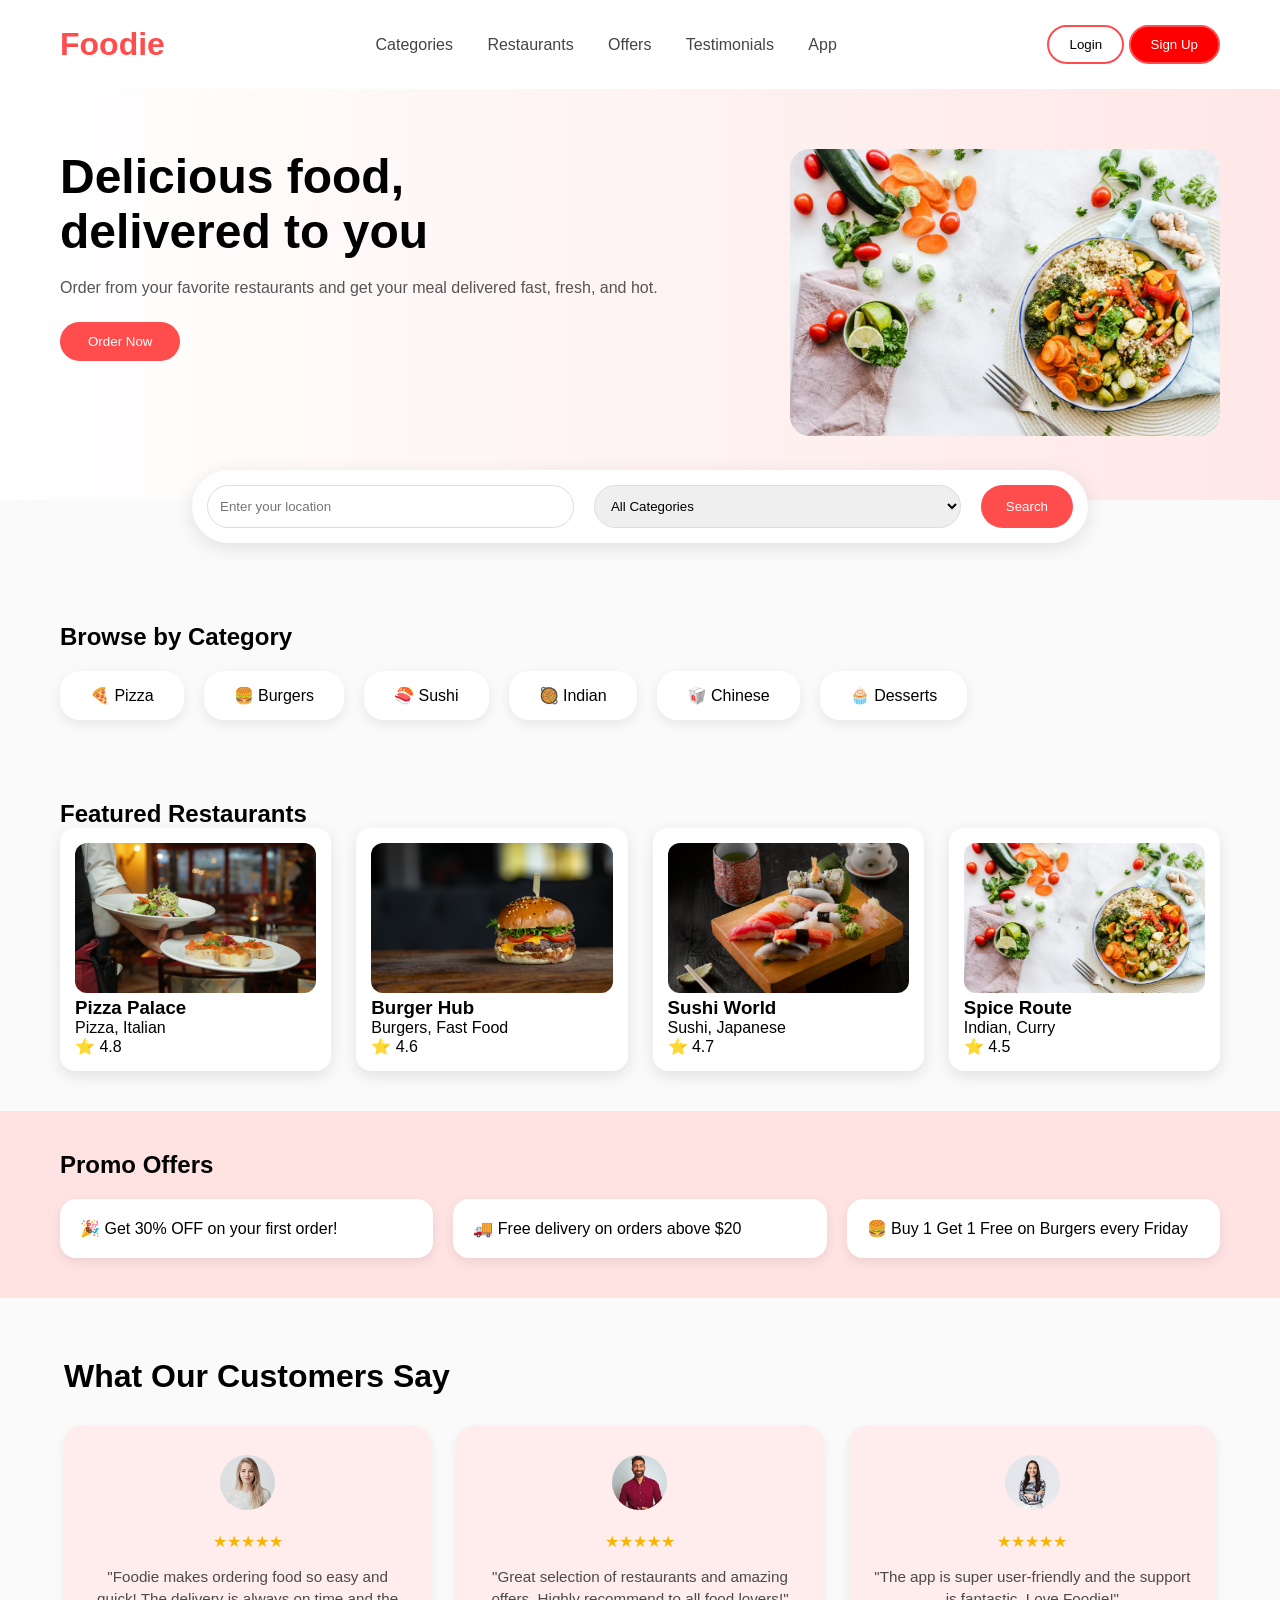
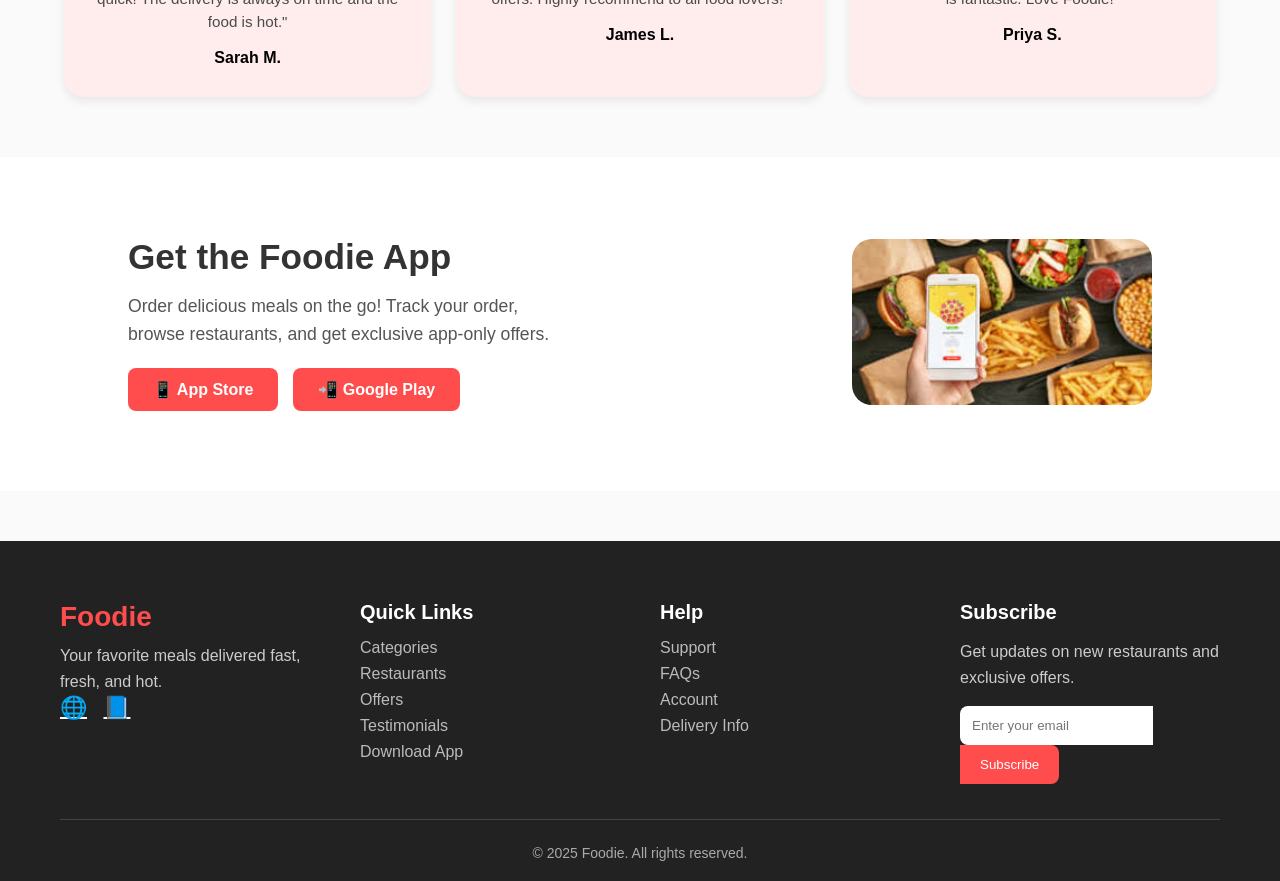
<file: Capstone Project/index.html>
<!DOCTYPE html>
<html lang="en">
<head>
    <meta charset="UTF-8">
    <meta name="viewport" content="width=device-width, initial-scale=1.0">
    <title>Foodie - Delicious food delivered to you</title>
    <link rel="stylesheet" href="style.css">
</head>

<body>

    <!-- Navbar -->
    <header>
        <div class="logo">Foodie</div>
        <nav>
            <a href="#category">Categories</a>
            <a href="#restaurant">Restaurants</a>
            <a href="#offers">Offers</a>
            <a href="#testimonials">Testimonials</a>
            <a href="#app">App</a>
        </nav>
        <div class="auth-buttons">
            <button class="login">Login</button>
            <button class="signup">Sign Up</button>
        </div>
    </header>

    <!-- Hero Section -->
    <section class="hero fade-in">
        <div class="hero-text slide-left">
            <h1>Delicious food, <br> delivered to you</h1>
            <p>Order from your favorite restaurants and get your meal delivered fast, fresh, and hot.</p>
            <button class="order-btn">Order Now</button>
        </div>

        <div class="hero-img slide-right">
            <img src="food.jpeg" alt="Food Image">
        </div>
    </section>

    <!-- Search Bar -->
    <div class="search-box fade-in" id="search">
        <input type="text" placeholder="Enter your location">
        <select>
            <option>All Categories</option>
            <option>Pizza</option>
            <option>Burgers</option>
            <option>Sushi</option>
        </select>
        <button class="search-btn">Search</button>
    </div>

    <!-- Browse by Category -->
    <section class="categories" id="category">
        <h2 class="fade-in">Browse by Category</h2>

        <div class="category-list fade-in">
            <div class="category-card hover-pop">🍕 Pizza</div>
            <div class="category-card hover-pop">🍔 Burgers</div>
            <div class="category-card hover-pop">🍣 Sushi</div>
            <div class="category-card hover-pop">🥘 Indian</div>
            <div class="category-card hover-pop">🥡 Chinese</div>
            <div class="category-card hover-pop">🧁 Desserts</div>
        </div>
    </section>

    <!-- Featured Restaurants -->
    <section class="restaurants" id="restaurant">
        <h2 class="fade-in">Featured Restaurants</h2>

        <div class="restaurant-grid fade-in">

            <div class="restaurant-card hover-up">
                <img src="pizza.jpeg" alt="Pizza">
                <h3>Pizza Palace</h3>
                <p>Pizza, Italian</p>
                <span class="rating">⭐ 4.8</span>
            </div>

            <div class="restaurant-card hover-up">
                <img src="burger.jpeg" alt="Burgers">
                <h3>Burger Hub</h3>
                <p>Burgers, Fast Food</p>
                <span class="rating">⭐ 4.6</span>
            </div>

            <div class="restaurant-card hover-up">
                <img src="sushi.jpeg" alt="Sushi">
                <h3>Sushi World</h3>
                <p>Sushi, Japanese</p>
                <span class="rating">⭐ 4.7</span>
            </div>

            <div class="restaurant-card hover-up">
                <img src="indian.jpeg" alt="Indian food">
                <h3>Spice Route</h3>
                <p>Indian, Curry</p>
                <span class="rating">⭐ 4.5</span>
            </div>

        </div>
    </section>

    <!-- Promo Offers -->
    <section class="promo-section fade-in" id="offers">
        <h2>Promo Offers</h2>
        <div class="promo-grid">

            <div class="promo-card hover-up">
                🎉 Get 30% OFF on your first order!
            </div>

            <div class="promo-card hover-up">
                🚚 Free delivery on orders above $20
            </div>

            <div class="promo-card hover-up">
                🍔 Buy 1 Get 1 Free on Burgers every Friday
            </div>

        </div>
    </section>

    <section class="testimonials" id="testimonials">
    <h2>What Our Customers Say</h2>

    <div class="testimonial-grid">

        <div class="testimonial-card">
            <img src="women1.jpg" class="user-img" alt="customer">
            <div class="stars">★★★★★</div>
            <p>"Foodie makes ordering food so easy and quick!  
            The delivery is always on time and the food is hot."</p>
            <h4>Sarah M.</h4>
        </div>

        <div class="testimonial-card">
            <img src="man.jpg" class="user-img" alt="customer">
            <div class="stars">★★★★★</div>
            <p>"Great selection of restaurants and amazing offers.  
            Highly recommend to all food lovers!"</p>
            <h4>James L.</h4>
        </div>

        <div class="testimonial-card">
            <img src="women2.jpg" class="user-img" alt="customer">
            <div class="stars">★★★★★</div>
            <p>"The app is super user-friendly and the support is fantastic.  
            Love Foodie!"</p>
            <h4>Priya S.</h4>
        </div>

    </div>
</section>
    <!-- App -->
    <section class="app-section" id="app">
        <div class="app-content">
            <h2>Get the Foodie App</h2>
            <p>Order delicious meals on the go! Track your order, browse restaurants, and get exclusive app-only offers.</p>

            <div class="store-buttons">
                <a href="#" class="store-btn">📱 App Store</a>
                <a href="#" class="store-btn">📲 Google Play</a>
            </div>
        </div>

        <div class="app-image">
            <img src="app.jpg" alt="Foodie App">
        </div>
    </section>


    <!-- Footer -->
    <footer class="footer fade-in">
    <div class="footer-container">

        <!-- Column 1 -->
        <div class="footer-col">
            <h3>Foodie</h3>
            <p>Your favorite meals delivered fast, fresh, and hot.</p>
            <div class="social-icons">
                <a href="#search">🌐</a>
                <a href="#app">📘</a> 
            </div>
        </div>

        <!-- Column 2 -->
        <div class="footer-col">
            <h4>Quick Links</h4>
            <ul>
                <li><a href="#category">Categories</a></li>
                <li><a href="#restaurant">Restaurants</a></li>
                <li><a href="#offers">Offers</a></li>
                <li><a href="#testimonials">Testimonials</a></li>
                <li><a href="#app">Download App</a></li>
            </ul>
        </div>

        <!-- Column 3 -->
        <div class="footer-col">
            <h4>Help</h4>
            <ul>
                <li><a href="#">Support</a></li>
                <li><a href="#">FAQs</a></li>
                <li><a href="#">Account</a></li>
                <li><a href="#">Delivery Info</a></li>
            </ul>
        </div>

        <!-- Column 4 -->
        <div class="footer-col">
            <h4>Subscribe</h4>
            <p>Get updates on new restaurants and exclusive offers.</p>

            <div class="subscribe-box">
                <form>
                <input type="email" placeholder="Enter your email" required>
                <button type="submit">Subscribe</button>
                </form>
            </div>
        </div>

    </div>

    <div class="footer-bottom">
        © 2025 Foodie. All rights reserved.
    </div>
</footer>


</body>
</html>
</file>
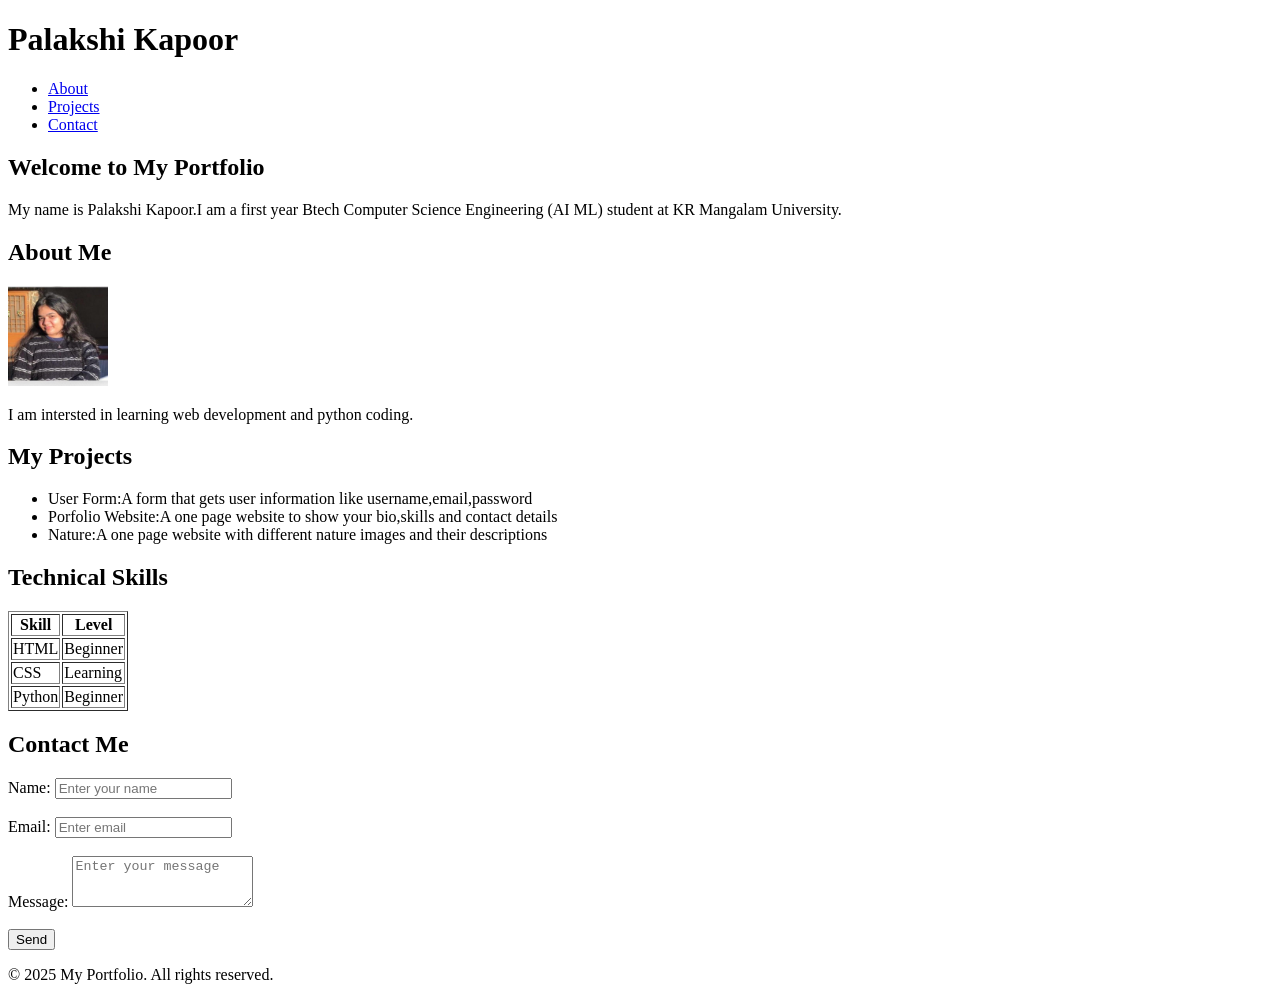
<file: lab1/index.html>
<!DOCTYPE html>
<HTML lang="en">

<head>
    <meta charset="UTF-8">
    <meta name="viewport" content="width=device-width,initial,scale=1.0">
    <title>My portfolio</title>
</head>

<body>
    <!-- Header with navigation -->
    <header>
        <h1>Palakshi Kapoor</h1>
        <nav>
            <ul>
                <li><a href="#about">About</a></li>
                <li><a href="#projects">Projects</a></li>
                <li><a href="#contact">Contact</a></li>
            </ul>
        </nav>
    </header>
    <main>
        
        <section>
            <h2>Welcome to My Portfolio</h2>
            <p>My name is Palakshi Kapoor.I am a first year Btech Computer Science Engineering (AI ML) student at KR Mangalam University.</p>
        </section>
        <!-- About section -->
        <section  id="about">
            <h2>About Me</h2>
            <img src="profilepicture.jpeg" alt="Profile image" height="100" width="100">
            <p>I am intersted in learning web development and python coding.</p>
        </section>
        <!-- Project section -->
        <section id="projects">
            <h2>My Projects</h2>
            <ul>
                <li>User Form:A form that gets user information like username,email,password</li>
                <li>Porfolio Website:A one page website to show your bio,skills and contact details</li>
                <li>Nature:A one page website with different nature images and their descriptions</li>
            </ul>
            <h2>Technical Skills</h2>
            <table border="1">
                <thead>
                    <th>Skill</th>
                    <th>Level</th>

                </thead>
                <tbody>
                    <tr>
                        <td>HTML</td>
                        <td>Beginner</td>
                    </tr>
                    <tr>
                        <td>CSS</td>
                        <td>Learning</td>
                    </tr>
                    <tr>
                        <td>Python</td>
                        <td>Beginner</td>
                    </tr>
                </tbody>
            </table>
        </section>
        <!-- Contact section -->
        <section id="contact">
            <h2>Contact Me</h2>
            <form method="get">
                <label for="username">Name:</label>
                <input type="text" name="" id="username" placeholder="Enter your name" required>
                <br><br>
                <label for="email">Email:</label>
                <input type="email" name="" id="email" placeholder="Enter email" required>
                <br><br>
                <label for="textarea">Message:</label>
                <textarea name="" id="" placeholder="Enter your message" rows="3" cols="20" required></textarea>
                <br><br>
                <button type="submit">Send</button>

            </form>
        </section>
    </main>
    <footer>
        <p>&copy; 2025 My Portfolio. All rights reserved.</p>
    </footer>

</body>

</html>
</file>
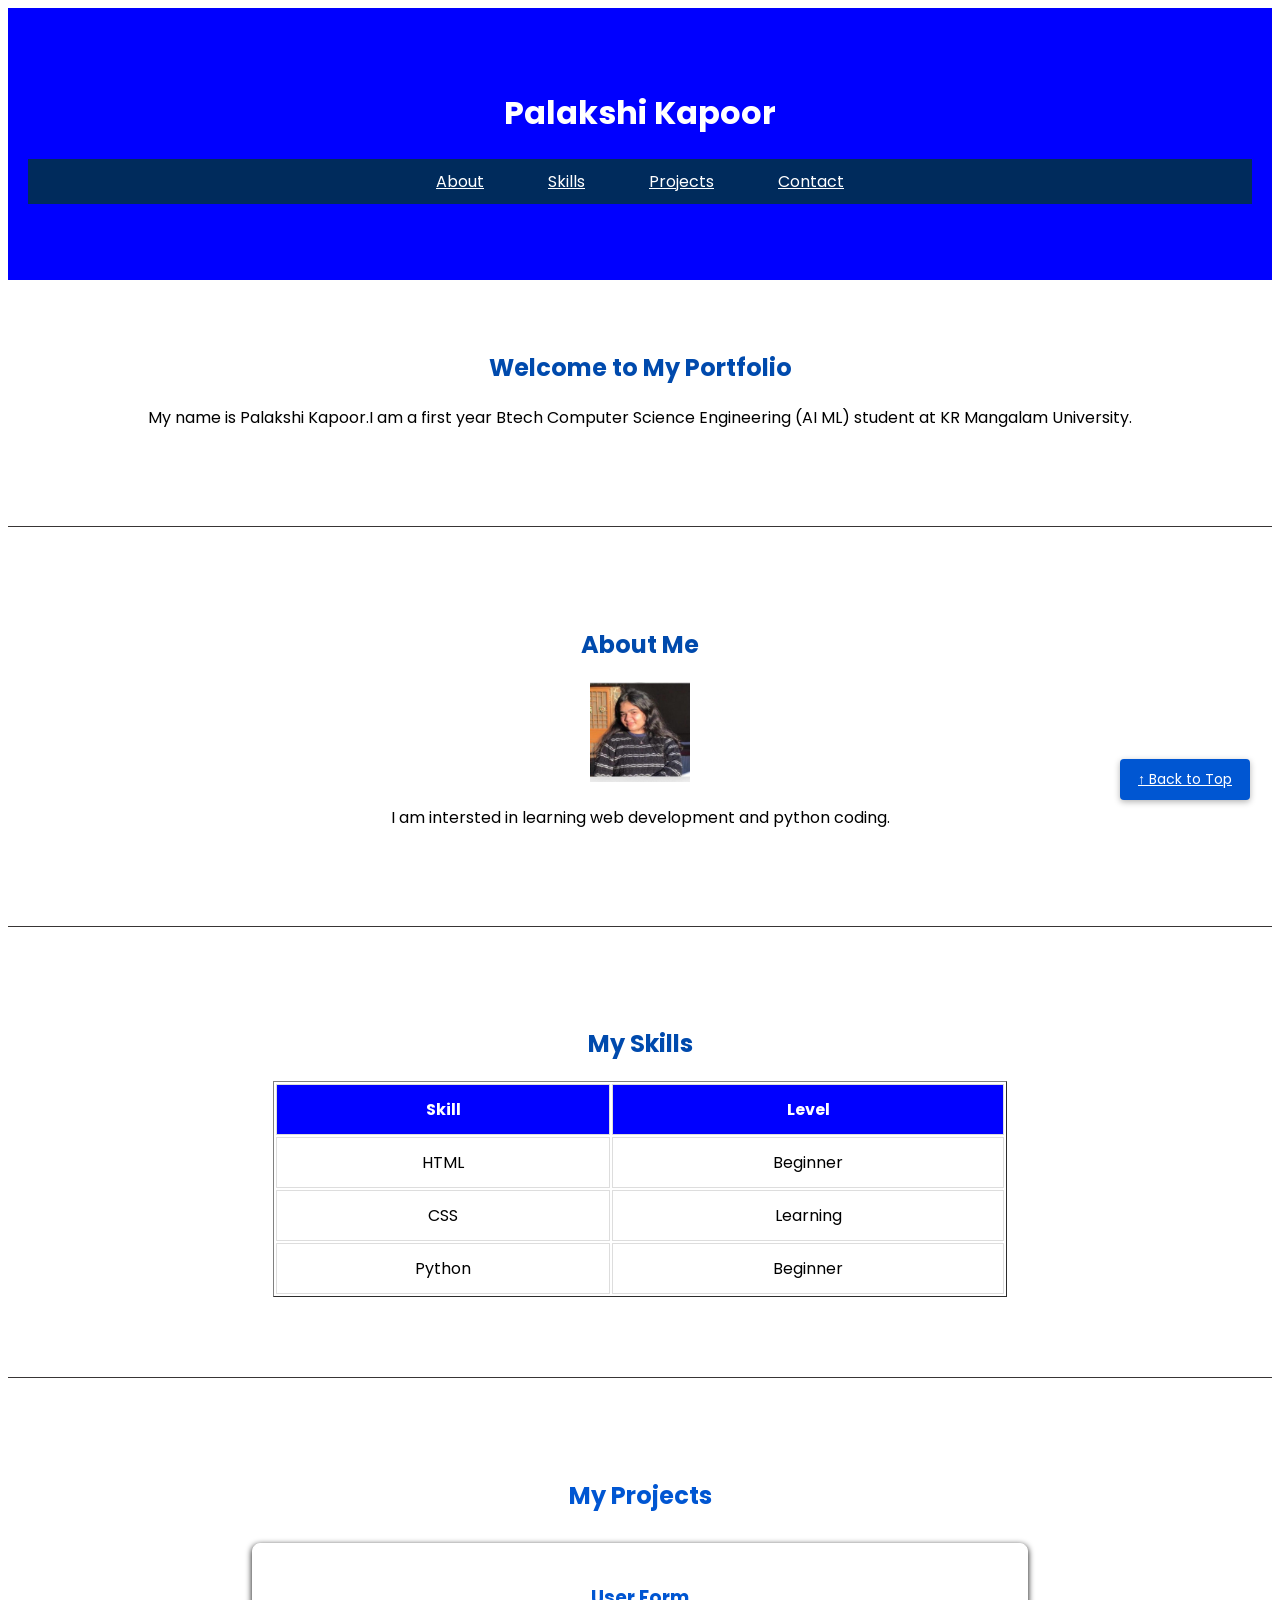
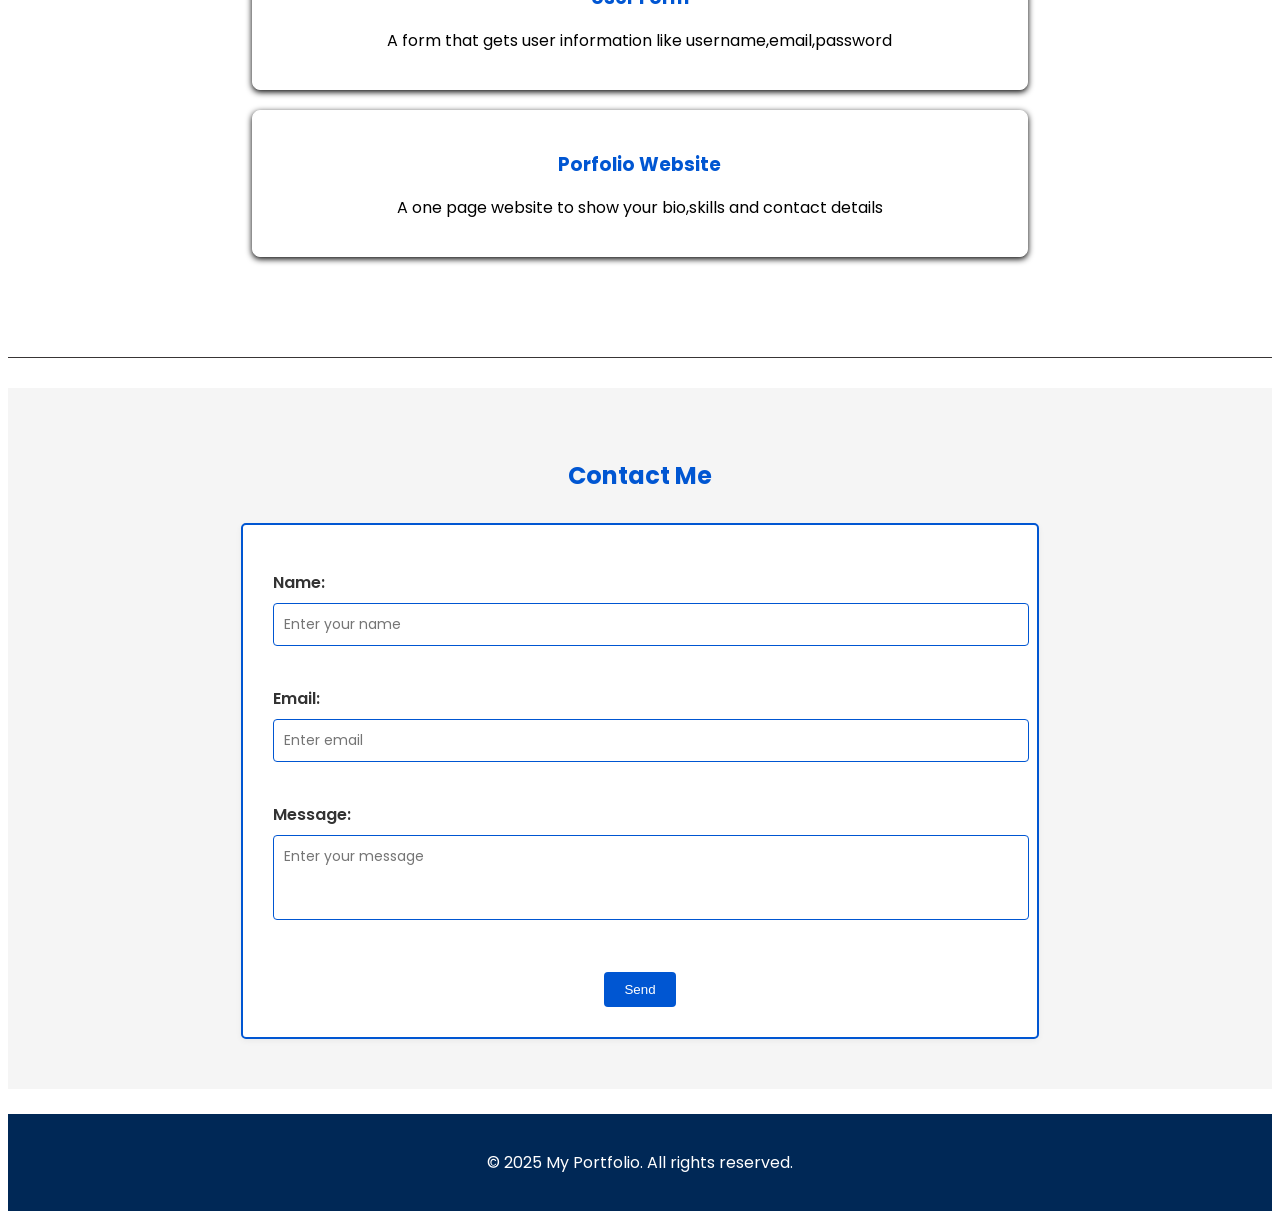
<file: Lab2/index.html>
<!DOCTYPE html>
<HTML lang="en">

<head>
    <meta charset="UTF-8">
    <meta name="viewport" content="width=device-width,initial,scale=1.0">
    <title>My portfolio</title>
    <link rel="stylesheet" href="style.css">
    <link href="https://fonts.googleapis.com/css2?family=Poppins:wght@400;600&display=swap" rel="stylesheet">
</head>

<body id="top">
    <!-- Header with navigation -->
    <header>
        <h1>Palakshi Kapoor</h1>
        <nav>
            <ul>
                <li><a href="#about">About</a></li>
                <li><a href="#skills">Skills</a></li>
                <li><a href="#projects">Projects</a></li>
                <li><a href="#contact">Contact</a></li>
            </ul>
        </nav>
    </header>
    
    <main>
        
        <section>
            <h2>Welcome to My Portfolio</h2>
            <p>My name is Palakshi Kapoor.I am a first year Btech Computer Science Engineering (AI ML) student at KR Mangalam University.</p>
        </section>
        <hr>
        <!-- About section -->
        <section  id="about">
            <h2>About Me</h2>
            <img src="profilepicture.jpeg" alt="Profile image" height="100" width="100">
            <p>I am intersted in learning web development and python coding.</p>
        </section>
        <hr>
        <!--Skills Section-->
        <section id="skills">
            <h2>My Skills</h2>
            <table border="1">
                <thead>
                    <th>Skill</th>
                    <th>Level</th>

                </thead>
                <tbody>
                    <tr>
                        <td>HTML</td>
                        <td>Beginner</td>
                    </tr>
                    <tr>
                        <td>CSS</td>
                        <td>Learning</td>
                    </tr>
                    <tr>
                        <td>Python</td>
                        <td>Beginner</td>
                    </tr>
                </tbody>
            </table>
        </section>
        <hr>
        <!-- Project section -->
        <section id="projects">
            <h2>My Projects</h2>
            <div class="project-box">
            <h3>User Form</h3>
            <p>A form that gets user information like username,email,password</p>
            </div>
            <div class="project-box">
            <h3>Porfolio Website</h3>
            <p>A one page website to show your bio,skills and contact details</p>
            </div>
        </section>
        <hr>
        <!-- Contact section -->
        <section id="contact">
            <h2>Contact Me</h2>
            <form method="get">
                <label for="username">Name:</label>
                <input type="text" name="" id="username" placeholder="Enter your name" required>
                <br><br>
                <label for="email">Email:</label>
                <input type="email" name="" id="email" placeholder="Enter email" required>
                <br><br>
                <label for="textarea">Message:</label>
                <textarea name="" id="" placeholder="Enter your message" rows="3" cols="20" required></textarea>
                <br><br>
                <button type="submit">Send</button>

            </form>
        </section>
        <br>
        
        <a href="#top" id="backToTop">↑ Back to Top</a>



    </main>
    <footer>
        <p>&copy; 2025 My Portfolio. All rights reserved.</p>
    </footer>

</body>

</html>
</file>
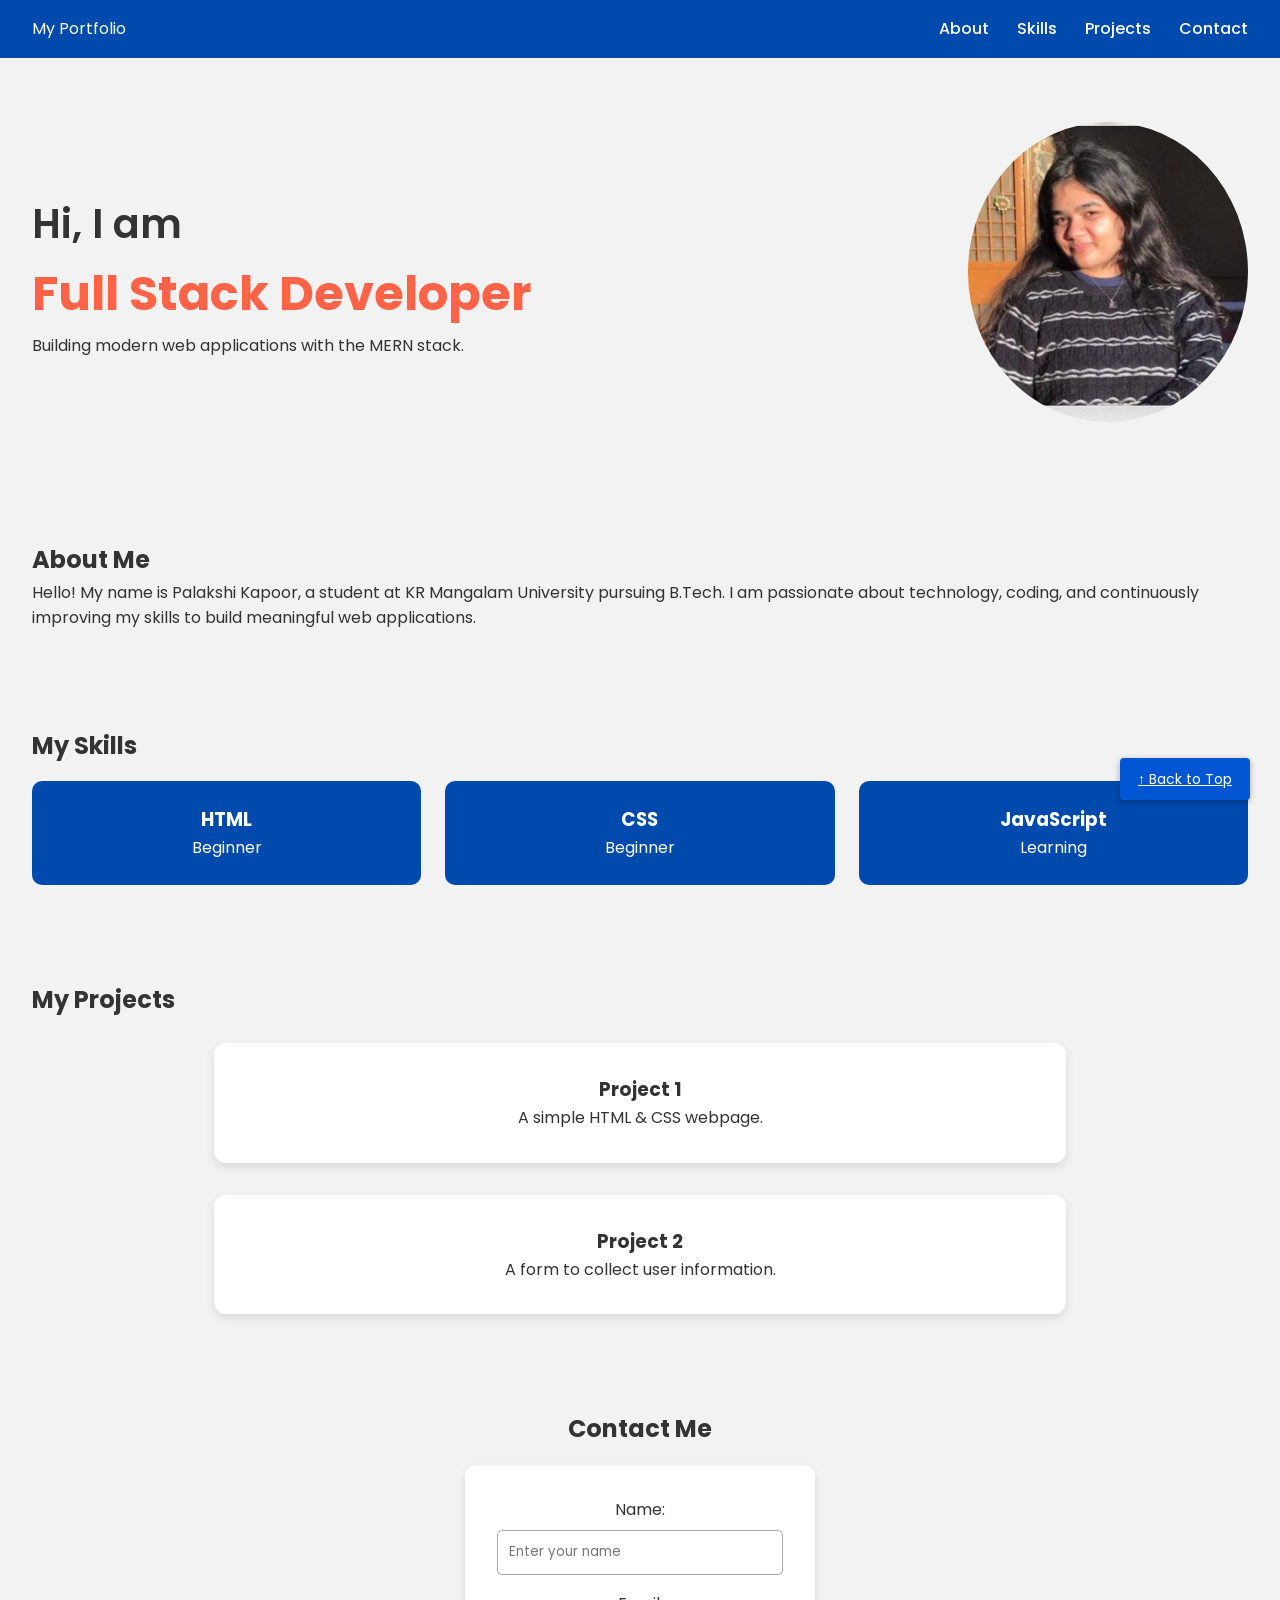
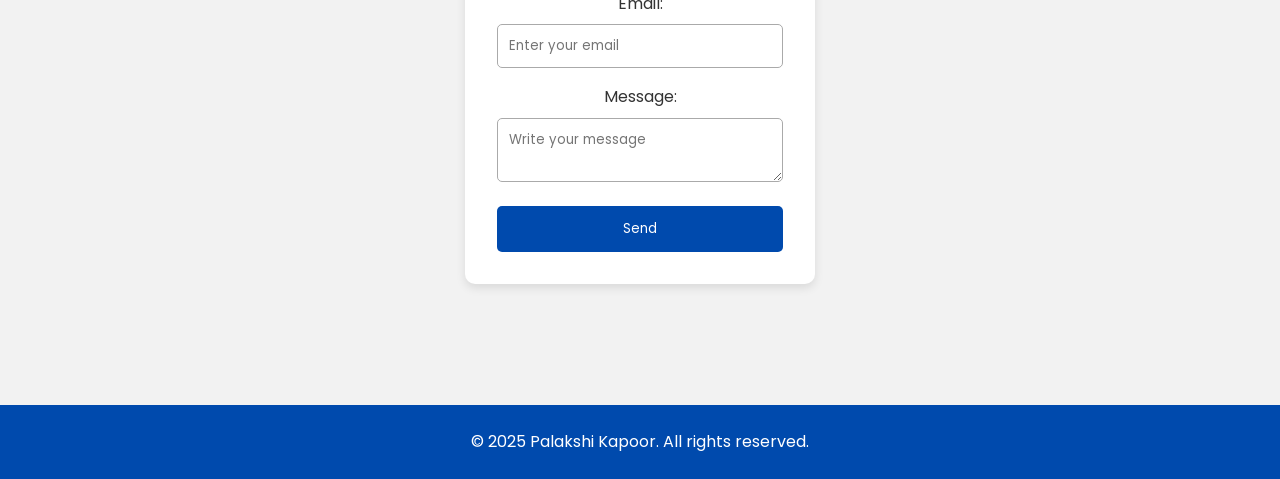
<file: Lab3/index.html>
<!DOCTYPE html>
<html lang="en">
<head>
    <meta charset="UTF-8" />
    <meta name="viewport" content="width=device-width, initial-scale=1.0" />
    <title>My Portfolio</title>

    <!-- Google Font -->
    <link href="https://fonts.googleapis.com/css2?family=Poppins:wght@300;400;600;700&display=swap" rel="stylesheet">

    <link rel="stylesheet" href="style.css" />
</head>
<body>

    <!-- HEADER -->
    <header class="header">
        <div class="logo">My Portfolio</div>
        <nav class="nav">
            <a href="#about">About</a>
            <a href="#skills">Skills</a>
            <a href="#projects">Projects</a>
            <a href="#contact">Contact</a>
        </nav>
    </header>

    <!-- HERO SECTION -->
    <section class="hero">
        <div class="hero-text">
            <h1>Hi, I am</h1>
            <h2 class="animated-title">Full Stack Developer</h2>
            <p>Building modern web applications with the MERN stack.</p>
        </div>

        <div class="hero-img">
            <img src="profilepicture.jpeg" alt="Profile">
        </div>
    </section>

    <!-- ABOUT -->
    <section id="about" class="about">
        <h2>About Me</h2>
        <p>
            Hello! My name is Palakshi Kapoor, a student at KR Mangalam University pursuing B.Tech.
            I am passionate about technology, coding, and continuously improving my skills
            to build meaningful web applications.
        </p>
    </section>

    <!-- SKILLS -->
    <section id="skills" class="skills">
        <h2>My Skills</h2>

        <div class="skills-grid">
            <div class="skill-card">
                <h3>HTML</h3>
                <p>Beginner</p>
            </div>
            <div class="skill-card">
                <h3>CSS</h3>
                <p>Beginner</p>
            </div>
            <div class="skill-card">
                <h3>JavaScript</h3>
                <p>Learning</p>
            </div>
        </div>
    </section>

    <!-- PROJECTS -->
   
    <section id="projects" class="projects">
    <h2>My Projects</h2>

    <div class="projects-flex">
        <div class="project-card">
            <h3>Project 1</h3>
            <p>A simple HTML & CSS webpage.</p>
        </div>

        <div class="project-card">
            <h3>Project 2</h3>
            <p>A form to collect user information.</p>
        </div>
    </div>
    </section>


    <!-- CONTACT -->
    <section id="contact" class="contact">
        <h2>Contact Me</h2>

        <form class="contact-form">
            <label>Name:</label>
            <input type="text" placeholder="Enter your name" required>

            <label>Email:</label>
            <input type="email" placeholder="Enter your email" required>

            <label>Message:</label>
            <textarea placeholder="Write your message" required></textarea>

            <button type="submit">Send</button>
        </form>
    </section>
    <br>
    <a href="#top" id="backToTop">↑ Back to Top</a>

    <!-- FOOTER -->
    <footer class="footer">
        <p>© 2025 Palakshi Kapoor. All rights reserved.</p>
        
    </footer>

</body>
</html>
</file>
<file: Capstone Project/style.css>
* {
    margin: 0;
    padding: 0;
    box-sizing: border-box;
    font-family: "Poppins", sans-serif;
}

body {
    background: #fafafa;
}

/* Header */
header {
    display: flex;
    justify-content: space-between;
    align-items: center;
    padding: 25px 60px;
    background: #fff;
    position: sticky;
    top: 0;
    z-index: 10;
}

.logo {
    font-size: 32px;
    font-weight: 700;
    color: #ff4d4d;
}

nav a {
    margin: 0 15px;
    text-decoration: none;
    color: #444;
    font-size: 16px;
    position: relative;
    transition: 0.3s;
}

/* animation */
nav a::after {
    content: "";
    position: absolute;
    width: 0;
    height: 2px;
    background: #ff4d4d;
    bottom: -4px;
    left: 0;
    transition: 0.3s;
}
nav a:hover::after {
    width: 100%;
}

/* Auth buttons */
.login, .signup {
    padding: 10px 20px;
    border-radius: 25px;
    border: 2px solid #ff4d4d;
    background: white;
    cursor: pointer;
    transition: 0.3s;
}
.signup {
    background: red;
    color:white;
}
.login:hover {
    background: white;
}
.signup:hover {
    transform: scale(1.05);
}

/* Hero Section */
.hero {
    display: flex;
    justify-content: space-between;
    padding: 60px;
    background: linear-gradient(to right, white, #ffe7e7);
}
.hero-text h1 {
    font-size: 48px;
    margin-bottom: 20px;
}
.hero-text p {
    margin-bottom: 25px;
    color: #555;
}
.order-btn {
    padding: 12px 28px;
    background: #ff4d4d;
    color: white;
    border-radius: 25px;
    border: none;
    cursor: pointer;
    transition: 0.3s;
}
.order-btn:hover {
    transform: translateY(-3px);
}

/* Image Animations */
.hero-img img {
    width: 430px;
    border-radius: 20px;
    transition: 0.4s;
}
.hero-img img:hover {
    transform: scale(1.05);
}

/* Search */
.search-box {
    display: flex;
    background: white;
    width: 70%;
    margin: -30px auto 40px;
    padding: 15px;
    border-radius: 40px;
    box-shadow: 0 5px 20px rgba(0,0,0,0.1);
    gap: 20px;
}
.search-box input, 
.search-box select {
    padding: 12px;
    flex: 1;
    border-radius: 30px;
    border: 1px solid #ddd;
    transition: 0.3s;
}
.search-box input:focus,
.search-box select:focus {
    border-color: #ff4d4d;
    box-shadow: 0 0 8px rgba(255, 77, 77, 0.3);
}

/* Search Btn */
.search-btn {
    padding: 12px 25px;
    border: none;
    border-radius: 25px;
    background: #ff4d4d;
    color: white;
    cursor: pointer;
    transition: 0.3s;
}
.search-btn:hover {
    transform: scale(1.05);
}

/* Categories */
.categories {
    padding: 40px 60px;
}
.category-list {
    display: flex;
    gap: 20px;
    padding-top: 20px;
}
.category-card {
    background: white;
    padding: 15px 30px;
    border-radius: 20px;
    box-shadow: 0 4px 12px rgba(0,0,0,0.08);
    cursor: pointer;
    transition: 0.3s;
}
.hover-pop:hover {
    transform: scale(1.1);
    box-shadow: 0 6px 18px rgba(255, 77, 77, 0.3);
}

/* Restaurants */
.restaurants {
    padding: 40px 60px;
}
.restaurant-grid {
    display: grid;
    grid-template-columns: repeat(4, 1fr);
    gap: 25px;
}
.restaurant-card {
    background: white;
    padding: 15px;
    border-radius: 15px;
    box-shadow: 0 5px 15px rgba(0,0,0,0.1);
    transition: 0.3s;
}
.hover-up:hover {
    transform: translateY(-8px);
    box-shadow: 0 12px 25px rgba(0,0,0,0.2);
}
.restaurant-card img {
    width: 100%;
    height: 150px;
    border-radius: 12px;
    object-fit: cover;
    transition: 0.3s;
}
.restaurant-card img:hover {
    transform: scale(1.05);
}

/* Promo */
.promo-section {
    padding: 40px 60px;
    background: #ffe2e2;
}
.promo-grid {
    display: flex;
    gap: 20px;
    padding-top: 20px;
}
.promo-card {
    flex: 1;
    background: white;
    padding: 20px;
    border-radius: 16px;
    box-shadow: 0 4px 12px rgba(0,0,0,0.08);
    transition: 0.3s;
}

.testimonials {
    padding: 60px 5%;
    text-align: left;
}

.testimonials h2 {
    font-size: 2rem;
    font-weight: 700;
    margin-bottom: 30px;
}

.testimonial-grid {
    display: grid;
    grid-template-columns: repeat(3, 1fr);
    gap: 25px;
}

.testimonial-card {
    background: #ffecec;
    padding: 30px 25px;
    border-radius: 20px;
    text-align: center;
    box-shadow: 0 4px 10px rgba(0,0,0,0.08);
    transition: 0.3s ease;
}

.testimonial-card:hover {
    transform: translateY(-8px);
}

.user-img {
    width: 55px;
    height: 55px;
    border-radius: 50%;
    object-fit: cover;
    margin-bottom: 10px;
}

.stars {
    color: #f7b500;
    font-size: 1rem;
    margin: 8px 0;
}

.testimonial-card p {
    font-size: 0.95rem;
    line-height: 1.5;
    color: #4a4a4a;
    margin: 15px 0;
}

.testimonial-card h4 {
    font-weight: 600;
    margin-top: 10px;
}


/* Fade/Slide Animations */
.fade-in {
    animation: fadeIn 1.2s ease forwards;
}
.slide-left {
    animation: slideLeft 1s ease;
}
.slide-right {
    animation: slideRight 1s ease;
}

@keyframes fadeIn {
    from { opacity: 0; transform: translateY(20px); }
    to   { opacity: 1; transform: translateY(0); }
}
@keyframes slideLeft {
    from { opacity: 0; transform: translateX(-60px); }
    to   { opacity: 1; transform: translateX(0); }
}
@keyframes slideRight {
    from { opacity: 0; transform: translateX(60px); }
    to   { opacity: 1; transform: translateX(0); }

}

/* ---------------- APP SECTION ---------------- */
.app-section {
    display: flex;
    align-items: center;
    justify-content: space-between;
    padding: 80px 10%;
    background: #fff;
    gap: 40px;
}

.app-content h2 {
    font-size: 2.2rem;
    margin-bottom: 15px;
    color: #333;
}

.app-content p {
    font-size: 1.1rem;
    color: #555;
    max-width: 450px;
    line-height: 1.6;
}

/* Store buttons */
.store-buttons {
    margin-top: 20px;
    display: flex;
    gap: 15px;
}

.store-btn {
    padding: 12px 25px;
    border-radius: 8px;
    background: #ff4d4d;
    color: white;
    text-decoration: none;
    font-weight: 600;
    transition: 0.3s ease;
}

.store-btn:hover {
    background: #e63636;
    transform: translateY(-3px);
}

/* App image */
.app-image img {
    width: 300px;
    max-width: 100%;
    border-radius: 20px;
    animation: float 3s ease-in-out infinite;
}

/* Floating animation */
@keyframes float {
    0% { transform: translateY(0); }
    50% { transform: translateY(-10px); }
    100% { transform: translateY(0); }
}

/* Footer */
.footer {
    background: #222;
    color: #eee;
    padding: 60px 60px 20px;
    margin-top: 50px;
}

.footer-container {
    display: grid;
    grid-template-columns: repeat(4, 1fr);
    gap: 40px;
}

.footer-col h3 {
    font-size: 28px;
    color: #ff4d4d;
}

.footer-col h4 {
    font-size: 20px;
    margin-bottom: 15px;
    color: #fff;
}

.footer-col p {
    color: #ccc;
    line-height: 1.6;
    margin-top: 10px;
}

/* Footer Links */
.footer-col ul {
    list-style: none;
}
.footer-col ul li {
    margin: 8px 0;
}
.footer-col ul li a {
    text-decoration: none;
    color: #bbb;
    transition: 0.3s;
}
.footer-col ul li a:hover {
    color: #ff4d4d;
    padding-left: 5px;
}

/* Social Icons */
.social-icons a {
    font-size: 22px;
    margin-right: 12px;
    color: #fff;
    transition: 0.3s;
}
.social-icons a:hover {
    color: #ff4d4d;
    transform: scale(1.2);
}

/* Subscribe Box */
.subscribe-box {
    display: flex;
    margin-top: 15px;
}
.subscribe-box input {
    padding: 12px;
    flex: 1;
    border: none;
    outline: none;
    border-radius: 8px 0 0 8px;
}
.subscribe-box button {
    padding: 12px 20px;
    border: none;
    background: #ff4d4d;
    color: #fff;
    border-radius: 0 8px 8px 0;
    cursor: pointer;
    transition: 0.3s;
}
.subscribe-box button:hover {
    background: #ff2a2a;
    transform: scale(1.05);
}

/* Footer bottom */
.footer-bottom {
    text-align: center;
    padding-top: 25px;
    margin-top: 35px;
    border-top: 1px solid #444;
    color: #aaa;
    font-size: 14px;
}

/* Responsive */

/* ===== Mobile (≤480px) ===== */
@media (max-width: 480px) {
    .hero-text h1 { font-size: 32px; }
    .hero-img img { width: 90%; }

    .footer-container {
        grid-template-columns: 1fr;
        text-align: center;
    }

    .subscribe-box { flex-direction: column; }
}

/* ===== Tablet (≤768px) ===== */
@media (max-width: 768px) {

    header {
        flex-direction: column;
        text-align: center;
        gap: 15px;
        padding: 20px;
    }

    .hero {
        flex-direction: column;
        text-align: center;
        padding: 40px 20px;
    }

    .search-box {
        flex-direction: column;
        width: 90%;
    }

    .promo-grid,
    .category-list {
        flex-direction: column;
        flex-wrap: wrap;
    }

    /* collapse grids */
    .restaurant-grid,
    .testimonial-grid {
        grid-template-columns: 1fr;
    }

    .app-section {
        flex-direction: column;
        text-align: center;
    }

    .footer-container {
        grid-template-columns: repeat(2, 1fr);
    }
}

/* ===== Desktop (≥1024px) ===== */
@media (min-width: 1024px) {
    .restaurant-grid { grid-template-columns: repeat(4, 1fr); }
    .testimonial-grid { grid-template-columns: repeat(3, 1fr); }
}
</file>
<file: Lab2/style.css>
body {
    font-family: 'Poppins', sans-serif;
    background-color: white;
    color: black;
}

/* Header */
header {
    background-color: blue;
    color: white;
    text-align: center;
    padding: 60px 20px;
}

/* Navigation Styles */
nav {
    background-color: #002b5c;
    position: sticky;
    top: 0;
    text-align: center;
}
nav ul {
    padding: 10px 0;
}
nav ul li {
    display: inline-block;
    margin: 0 15px;
}
nav ul li a {
    color: white;
    padding: 10px 15px;
    
}
nav ul li a:hover {
    background-color: #004aad;
    border-radius: 5px;
}
/* Sections */
section {
    padding: 50px 20px;
    text-align: center;
}
section h2 {
    color: #004aad;
}

/* Profile Image */
.profile-pic {
    width: 150px;
    border-radius: 50%;
    margin: 20px 0;
}
/* Projects*/
#projects {
  background-color: #ffffff;
  padding: 50px 20px;
  text-align: center;
}

#projects h2 {
  color: #0056d2;
  margin-bottom: 30px;
}

.project-box {
  background-color: white;
  width: 60%;
  margin: 20px auto;
  border: 1px solid #ffffff;
  border-radius: 8px;
  padding: 20px;
  box-shadow: 0 2px 6px black;
  
}

.project-box h3 {
  color: #0056d2;
  margin-bottom: 10px;
}

.project-box p {
  color:black;
}

.project-box:hover {
  
  box-shadow: 0 4px 12px rgba(0, 0, 0, 0.1);
}
/* Table Styles */
table {
    margin: 0 auto;
    width: 60%;
   
}
th, td {
    border: 1px solid #ddd;
    padding: 12px;
}
th {
    background-color: blue;
    color: white;
}
tr {
    background-color: white;
}
/* ===== Contact Section ===== */
#contact {
  background-color: #f5f5f5;
  padding: 50px 20px;
  text-align: center;
}

#contact h2 {
  color: #0056d2;
  margin-bottom: 30px;
}

/* Form Box */
form {
  width: 60%;
  margin: 0 auto;
  background-color: #ffffff;
  border: 2px solid #0056d2;
  border-radius: 5px;
  padding: 30px;
  text-align: left;
  box-shadow: 0 2px 6px rgba(0, 0, 0, 0.05);
}

/* Labels */
label {
  display: block;
  font-weight: 600;
  margin-top: 15px;
  color: #333;
}

/* Input Fields */
input, textarea {
  width: 100%;
  padding: 10px;
  margin-top: 8px;
  border: 1px solid #0056d2;
  border-radius: 4px;
  font-family: 'Poppins', sans-serif;
  font-size: 14px;
  resize: none;
}

/* Send Button */
form button {
  background-color: #0056d2;
  color: #fff;
  padding: 10px 20px;
  border: none;
  border-radius: 4px;
  cursor: pointer;
  margin-top: 20px;
  display: block;
  margin-left: auto;
  margin-right: auto;
  
}

form button:hover {
  background-color: blue;
}

/* Buttons */
button {
    background-color: blue;
    color: white;
    padding: 10px 20px;
    border: none;
    border-radius: 25px;
    cursor: pointer;
   
}
button:hover {
    background-color: rgb(0, 0, 75);
}

/* ===== Back to Top Button ===== */
#backToTop {
  position: fixed;
  bottom: 100px;
  right: 30px;
  background-color: #0056d2;
  color: #fff;
  border: none;
  padding: 10px 18px;
  border-radius: 4px;
  font-size: 14px;
  cursor: pointer;
  
  box-shadow: 0 2px 6px rgba(0, 0, 0, 0.3);
  
  
}

#backToTop:hover {
  background-color: #003f91;
}



/* Horizontal Rule */
hr {
  border: none;
  border-top: 1px solid #383535;
  width: 100%;
  margin: 30px auto;
}

/* Footer */
footer {
    background-color: #002856;
    color: white;
    text-align: center;
    padding: 20px;
}
</file>
<file: Lab3/style.css>
/* GLOBAL STYLES */
* {
    margin: 0;
    padding: 0;
    box-sizing: border-box;
    font-family: "Poppins", sans-serif;
}

body {
    background: #f2f2f2;
    color: #333;
    line-height: 1.6;
}

/* HEADER */
.header {
    background: #004AAD;
    color: #fff;
    padding: 1rem 2rem;
    display: flex;
    justify-content: space-between;
    align-items: center;
}

.nav a {
    color: white;
    text-decoration: none;
    margin-left: 1.5rem;
    font-weight: 500;
    transition: 0.3s ease;
}

.nav a:hover {
    color: #ffcb42;
    transform: scale(1.1);
}

/* HERO */
.hero {
    display: flex;
    justify-content: space-between;
    align-items: center;
    padding: 4rem 2rem;
    flex-wrap: wrap;
}

.hero-text {
    max-width: 600px;
}

.hero-text h1 {
    font-size: 2.5rem;
    font-weight: 600;
}

.animated-title {
    font-size: 3rem;
    font-weight: 700;
    color: tomato;
    animation: colorChange 3s infinite alternate;
}

@keyframes colorChange {
    0% { color: #ff5733; }
    50% { color: #0066ff; }
    100% { color: #00c853; }
}

.hero-img img {
    width: 280px;
    height: 300px;
    border-radius: 50%;
}

/* ABOUT */
.about {
    padding: 3rem 2rem;
}

/* SKILLS */
.skills {
    padding: 3rem 2rem;
}

.skills-grid {
    display: grid;
    grid-template-columns: repeat(auto-fit, minmax(220px, 1fr));
    gap: 1.5rem;
    margin-top: 1rem;
}

.skill-card {
    background: #004AAD;
    color: #fff;
    padding: 1.5rem;
    text-align: center;
    border-radius: 10px;
    transition: 0.3s;
}

.skill-card:hover {
    transform: scale(1.05);
    background: #003580;
}

/* PROJECTS */

.projects {
    padding: 3rem 2rem;
}

.projects-flex {
    display: flex;
    flex-direction: column;        
    align-items: center;           
    gap: 2rem;                     
    margin-top: 1.5rem;
}

.project-card {
    width: 70%;                    
    background: #fff;
    padding: 2rem;
    border-radius: 12px;
    text-align: center;
    box-shadow: 0 4px 10px rgba(0, 0, 0, 0.1);
    transition: 0.3s;
}

.project-card:hover {
    transform: translateY(-5px);
    box-shadow: 0 8px 18px rgba(0, 0, 0, 0.15);
}

/* Mobile fix: cards full width */
@media (max-width: 768px) {
    .project-card {
        width: 90%;
    }
}



/* CONTACT */
.contact {
    padding: 3rem 2rem;
    text-align: center;
}

.contact-form {
    background: #fff;
    width: 350px;
    margin: 1rem auto;
    padding: 2rem;
    border-radius: 10px;
    box-shadow: 0 4px 10px rgba(0, 0, 0, 0.1);
}

.contact-form input,
.contact-form textarea {
    width: 100%;
    padding: 0.7rem;
    margin: 0.5rem 0 1rem;
    border: 1px solid #aaa;
    border-radius: 5px;
}

.contact-form button {
    width: 100%;
    background: #004AAD;
    color: #fff;
    padding: 0.8rem;
    border: none;
    border-radius: 5px;
    cursor: pointer;
    transition: 0.3s ease;
}

.contact-form button:hover {
    background: #003580;
}

/* FOOTER */
.footer {
    background: #004AAD;
    color: white;
    padding: 1.5rem;
    text-align: center;
    margin-top: 2rem;
}

/* ===== Back to Top Button ===== */
#backToTop {
  position: fixed;
  bottom: 100px;
  right: 30px;
  background-color: #0056d2;
  color: #fff;
  border: none;
  padding: 10px 18px;
  border-radius: 4px;
  font-size: 14px;
  cursor: pointer;
  
  box-shadow: 0 2px 6px rgba(0, 0, 0, 0.3);
  
  
}

#backToTop:hover {
  background-color: #003f91;
}


@media (max-width: 768px) {
    .hero {
        text-align: center;
        flex-direction: column;
    }
    .hero-img img {
        margin-top: 1.5rem;
    }
}
</file>
